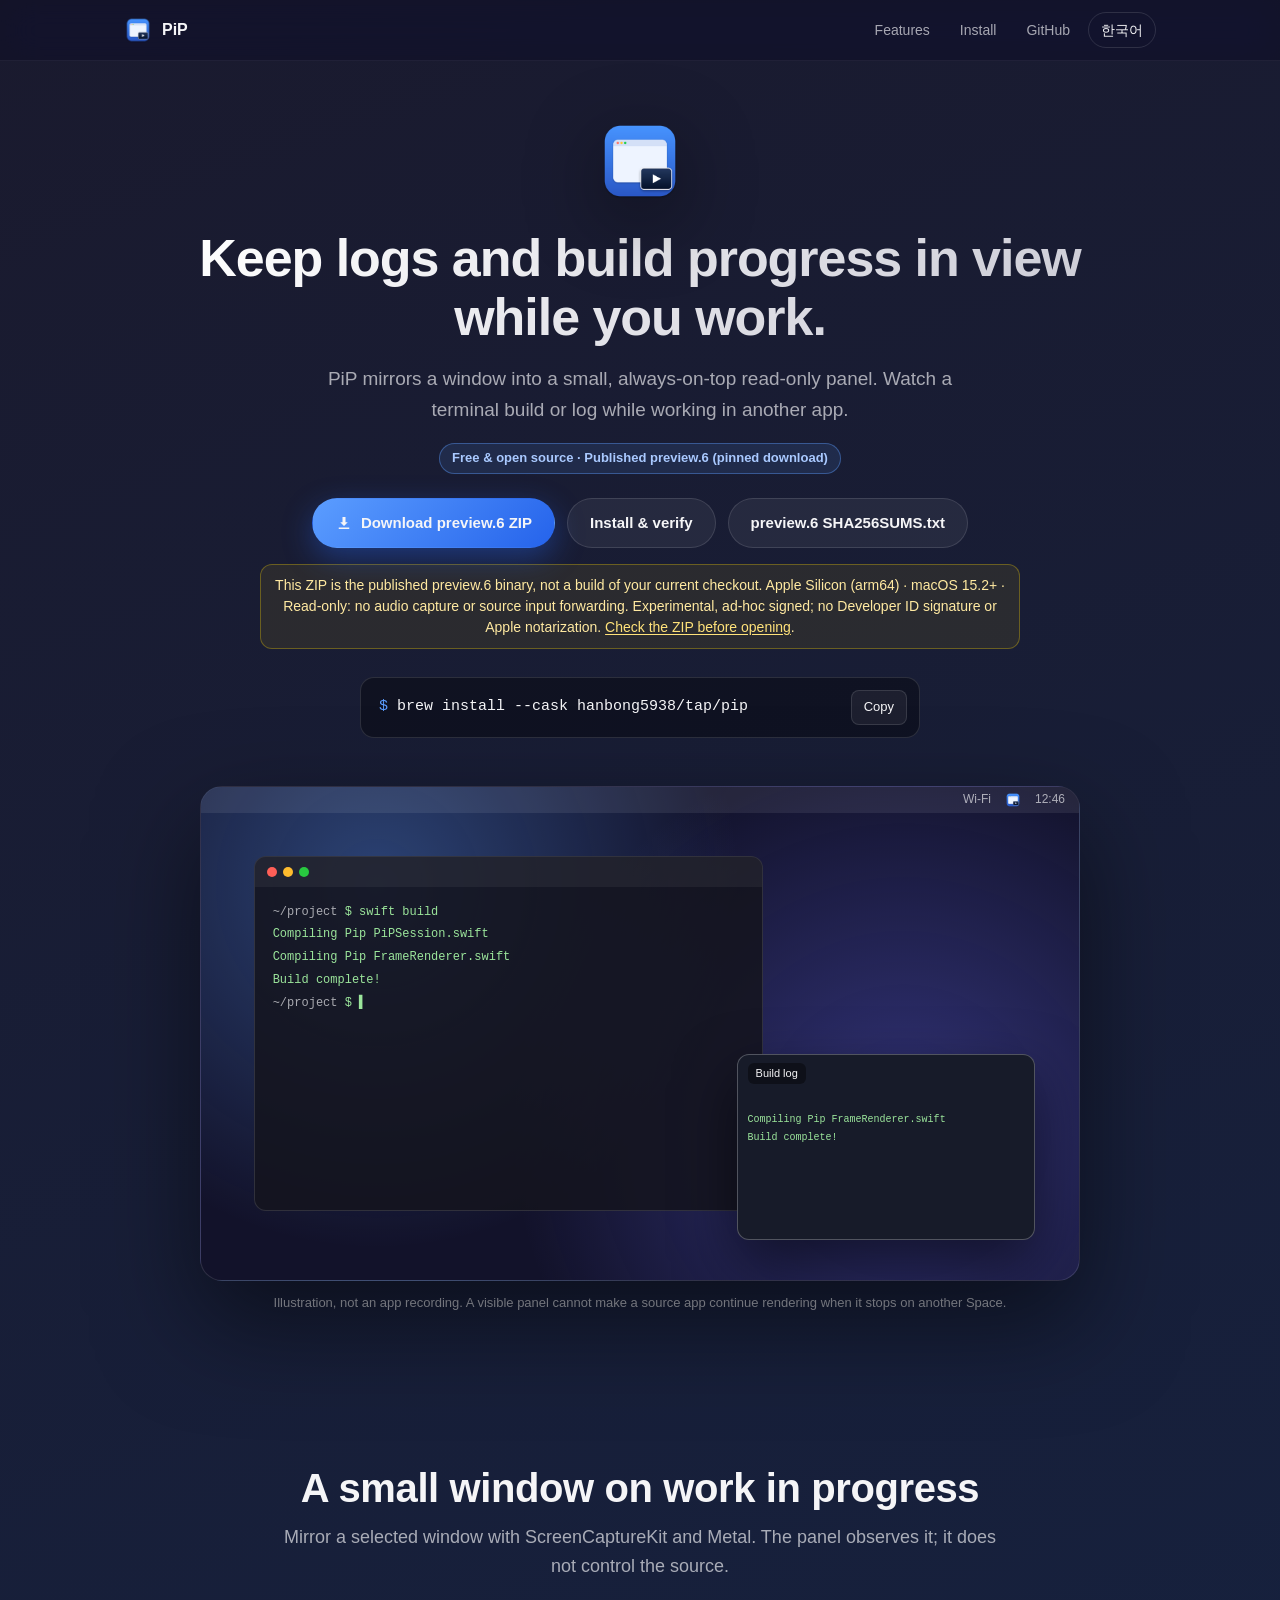
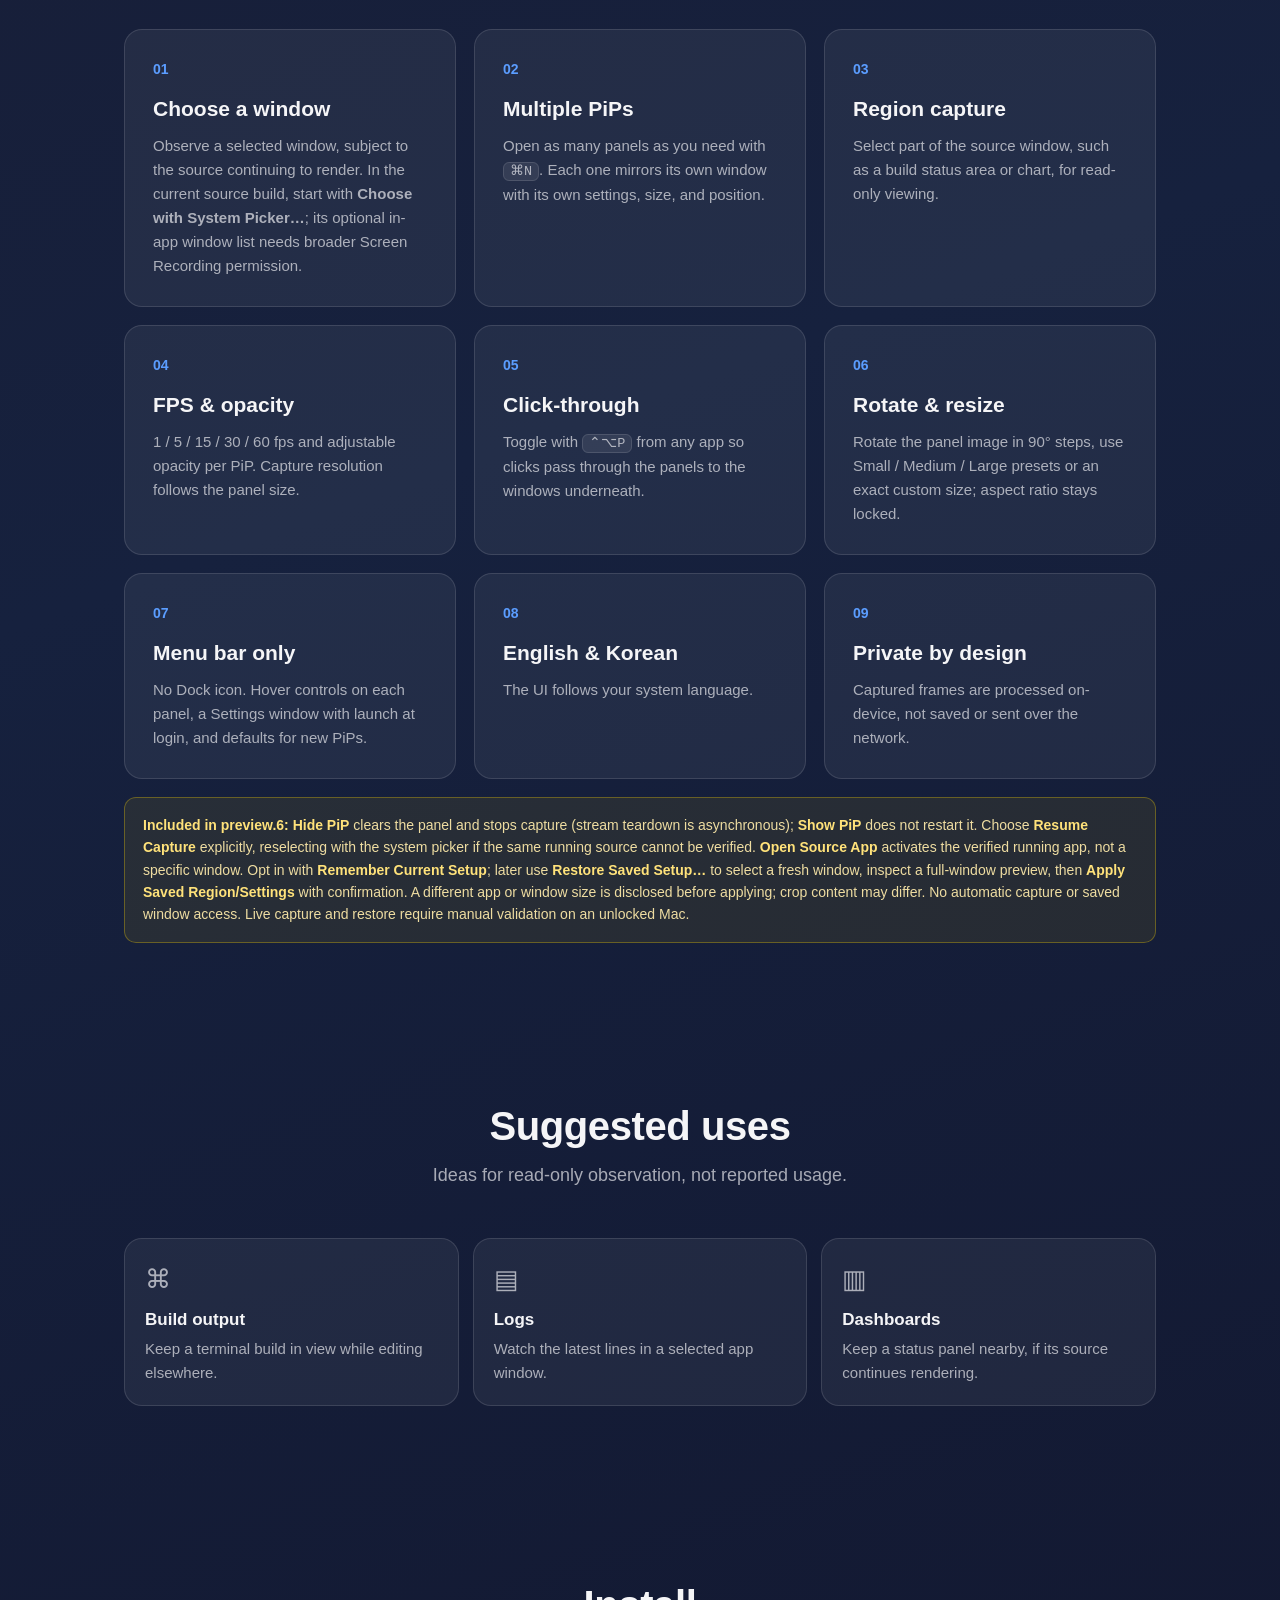
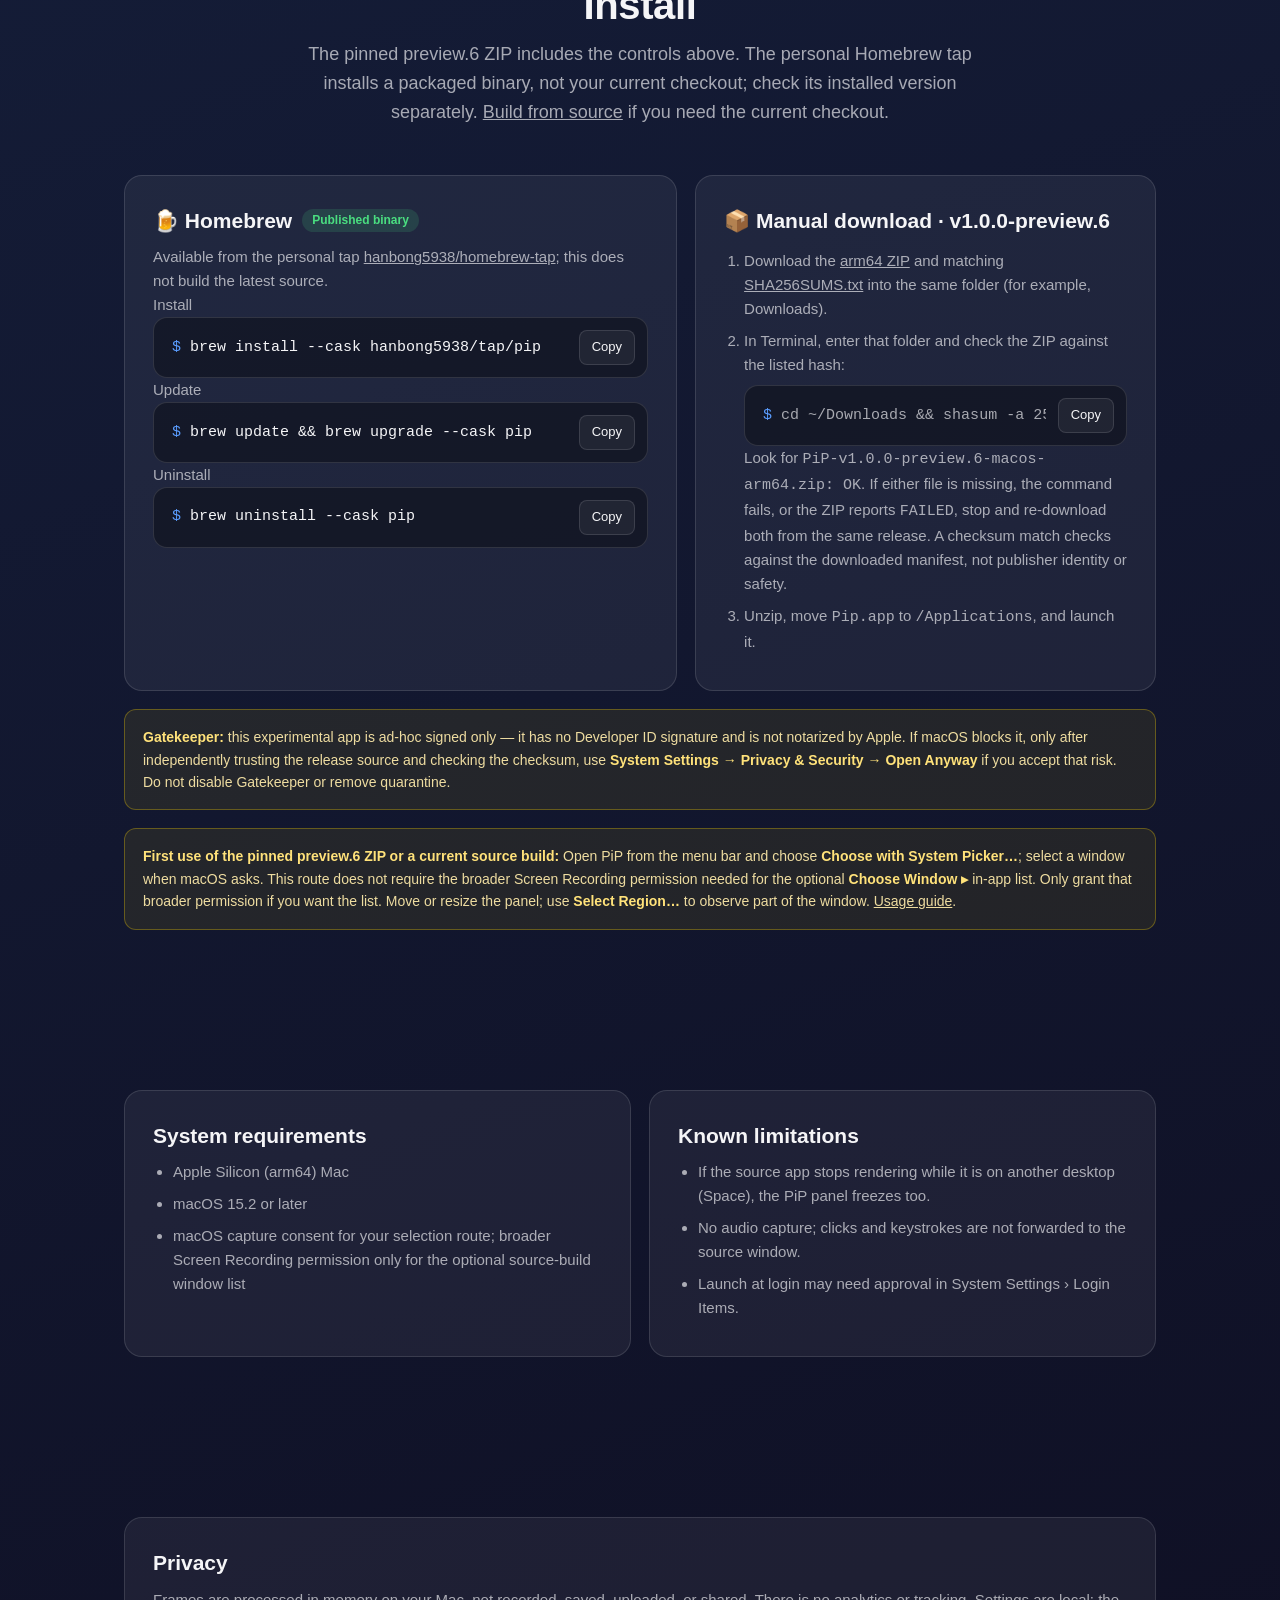
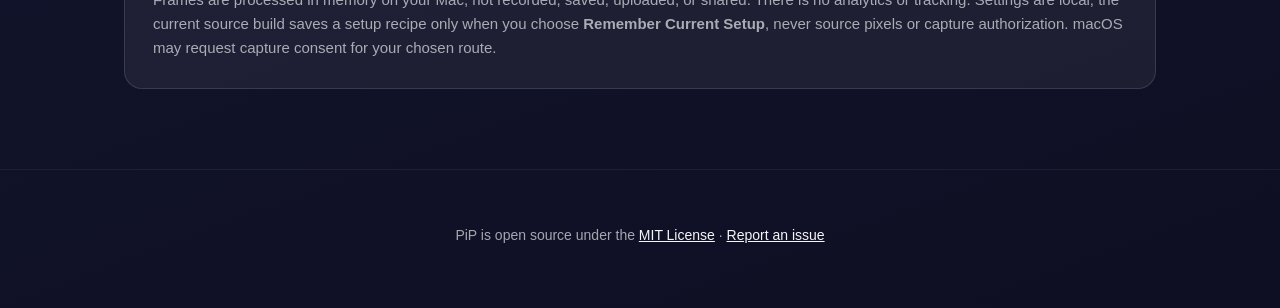
<file: docs/index.html>
<!DOCTYPE html>
<html lang="en">
<head>
    <meta charset="utf-8">
    <meta name="viewport" content="width=device-width, initial-scale=1.0">
    <title>PiP — Keep logs and build progress in view while you work</title>
    <meta name="description" content="Keep logs and build progress in view while you work. PiP is a read-only macOS window mirror for Apple Silicon (arm64), macOS 15.2+. Experimental ad-hoc signed preview.">
    <link rel="canonical" href="https://hanbong5938.github.io/pip/">
    <link rel="alternate" hreflang="en" href="https://hanbong5938.github.io/pip/">
    <link rel="alternate" hreflang="ko" href="https://hanbong5938.github.io/pip/ko/">
    <meta property="og:type" content="website">
    <meta property="og:title" content="PiP — Keep logs and build progress in view while you work">
    <meta property="og:description" content="Read-only window mirroring for logs and builds. Apple Silicon, macOS 15.2+. Experimental ad-hoc signed preview.">
    <meta property="og:url" content="https://hanbong5938.github.io/pip/">
    <meta property="og:image" content="https://hanbong5938.github.io/pip/assets/icon.png">
    <meta name="twitter:card" content="summary">
    <link rel="icon" type="image/png" href="assets/favicon.png">
    <link rel="apple-touch-icon" href="assets/icon.png">
    <link rel="stylesheet" href="assets/style.css">
</head>
<body>
    <header class="site-header">
        <div class="container">
            <a class="brand" href="./"><img src="assets/favicon.png" alt="">PiP</a>
            <nav class="nav">
                <a href="#features">Features</a>
                <a href="#install">Install</a>
                <a href="https://github.com/hanbong5938/pip">GitHub</a>
                <a class="lang" href="ko/" hreflang="ko" lang="ko">한국어</a>
            </nav>
        </div>
    </header>

    <main>
        <section class="hero">
            <div class="container">
                <img class="hero-icon" src="assets/icon.png" alt="PiP app icon">
                <h1>Keep logs and build progress in view while you work.</h1>
                <p class="tagline">PiP mirrors a window into a small, always-on-top read-only panel. Watch a terminal build or log while working in another app.</p>
                <span class="badge">Free &amp; open source · Published preview.6 (pinned download)</span>

                <div class="actions">
                    <a class="btn primary" href="https://github.com/hanbong5938/pip/releases/download/v1.0.0-preview.6/PiP-v1.0.0-preview.6-macos-arm64.zip">
                        <svg viewBox="0 0 24 24" aria-hidden="true"><path d="M12 16l-5-5h3V4h4v7h3l-5 5zm-7 2h14v2H5v-2z"/></svg>
                        Download preview.6 ZIP
                    </a>
                    <a class="btn" href="#install">Install &amp; verify</a>
                    <a class="btn" href="https://github.com/hanbong5938/pip/releases/download/v1.0.0-preview.6/SHA256SUMS.txt">preview.6 SHA256SUMS.txt</a>
                </div>
                <p class="hero-warning">This ZIP is the published preview.6 binary, not a build of your current checkout. Apple Silicon (arm64) · macOS 15.2+ · Read-only: no audio capture or source input forwarding. Experimental, ad-hoc signed; no Developer ID signature or Apple notarization. <a href="#install">Check the ZIP before opening</a>.</p>

                <div class="cmd" aria-label="Homebrew install command">
                    <code>brew install --cask hanbong5938/tap/pip</code>
                    <button class="copy" type="button" data-done="Copied!">Copy</button>
                </div>

                <figure class="mock-figure">
                    <div class="mock" aria-hidden="true">
                        <div class="mock-menubar"><span>Wi-Fi</span><img src="assets/favicon.png" alt=""><span>12:46</span></div>
                        <div class="mock-window">
                            <div class="mock-titlebar"><span></span><span></span><span></span></div>
                            <div class="mock-lines">
                                <div><span class="dim">~/project</span> $ swift build</div>
                                <div>Compiling Pip PiPSession.swift</div>
                                <div>Compiling Pip FrameRenderer.swift</div>
                                <div>Build complete!</div>
                                <div><span class="dim">~/project</span> $ ▍</div>
                            </div>
                        </div>
                        <div class="mock-pip"><span class="mock-pip-label">Build log</span><span class="mock-pip-content">Compiling Pip FrameRenderer.swift<br>Build complete!</span></div>
                    </div>
                    <figcaption>Illustration, not an app recording. A visible panel cannot make a source app continue rendering when it stops on another Space.</figcaption>
                </figure>
            </div>
        </section>

        <section id="features">
            <div class="container">
                <div class="section-head">
                    <h2>A small window on work in progress</h2>
                    <p>Mirror a selected window with ScreenCaptureKit and Metal. The panel observes it; it does not control the source.</p>
                </div>
                <div class="grid">
                    <div class="card"><span class="num">01</span><h3>Choose a window</h3><p>Observe a selected window, subject to the source continuing to render. In the current source build, start with <strong>Choose with System Picker…</strong>; its optional in-app window list needs broader Screen Recording permission.</p></div>
                    <div class="card"><span class="num">02</span><h3>Multiple PiPs</h3><p>Open as many panels as you need with <kbd>⌘N</kbd>. Each one mirrors its own window with its own settings, size, and position.</p></div>
                    <div class="card"><span class="num">03</span><h3>Region capture</h3><p>Select part of the source window, such as a build status area or chart, for read-only viewing.</p></div>
                    <div class="card"><span class="num">04</span><h3>FPS &amp; opacity</h3><p>1 / 5 / 15 / 30 / 60 fps and adjustable opacity per PiP. Capture resolution follows the panel size.</p></div>
                    <div class="card"><span class="num">05</span><h3>Click-through</h3><p>Toggle with <kbd>⌃⌥P</kbd> from any app so clicks pass through the panels to the windows underneath.</p></div>
                    <div class="card"><span class="num">06</span><h3>Rotate &amp; resize</h3><p>Rotate the panel image in 90° steps, use Small / Medium / Large presets or an exact custom size; aspect ratio stays locked.</p></div>
                    <div class="card"><span class="num">07</span><h3>Menu bar only</h3><p>No Dock icon. Hover controls on each panel, a Settings window with launch at login, and defaults for new PiPs.</p></div>
                    <div class="card"><span class="num">08</span><h3>English &amp; Korean</h3><p>The UI follows your system language.</p></div>
                    <div class="card"><span class="num">09</span><h3>Private by design</h3><p>Captured frames are processed on-device, not saved or sent over the network.</p></div>
                </div>
                <div class="note">
                    <strong>Included in preview.6:</strong> <strong>Hide PiP</strong> clears the panel and stops capture (stream teardown is asynchronous); <strong>Show PiP</strong> does not restart it. Choose <strong>Resume Capture</strong> explicitly, reselecting with the system picker if the same running source cannot be verified. <strong>Open Source App</strong> activates the verified running app, not a specific window. Opt in with <strong>Remember Current Setup</strong>; later use <strong>Restore Saved Setup…</strong> to select a fresh window, inspect a full-window preview, then <strong>Apply Saved Region/Settings</strong> with confirmation. A different app or window size is disclosed before applying; crop content may differ. No automatic capture or saved window access. Live capture and restore require manual validation on an unlocked Mac.
                </div>
            </div>
        </section>

        <section id="uses">
            <div class="container">
                <div class="section-head">
                    <h2>Suggested uses</h2>
                    <p>Ideas for read-only observation, not reported usage.</p>
                </div>
                <ul class="uses">
                    <li><span class="emoji">⌘</span><strong>Build output</strong>Keep a terminal build in view while editing elsewhere.</li>
                    <li><span class="emoji">▤</span><strong>Logs</strong>Watch the latest lines in a selected app window.</li>
                    <li><span class="emoji">▥</span><strong>Dashboards</strong>Keep a status panel nearby, if its source continues rendering.</li>
                </ul>
            </div>
        </section>

        <section id="install">
            <div class="container">
                <div class="section-head">
                    <h2>Install</h2>
                    <p>The pinned preview.6 ZIP includes the controls above. The personal Homebrew tap installs a packaged binary, not your current checkout; check its installed version separately. <a href="https://github.com/hanbong5938/pip/blob/main/README.md#building-from-source">Build from source</a> if you need the current checkout.</p>
                </div>
                <div class="install">
                    <div class="card">
                        <h3>🍺 Homebrew <span class="tag">Published binary</span></h3>
                        <p>Available from the personal tap <a href="https://github.com/hanbong5938/homebrew-tap">hanbong5938/homebrew-tap</a>; this does not build the latest source.</p>

                        <p class="step">Install</p>
                        <div class="cmd">
                            <code>brew install --cask hanbong5938/tap/pip</code>
                            <button class="copy" type="button" data-done="Copied!">Copy</button>
                        </div>

                        <p class="step">Update</p>
                        <div class="cmd">
                            <code>brew update &amp;&amp; brew upgrade --cask pip</code>
                            <button class="copy" type="button" data-done="Copied!">Copy</button>
                        </div>

                        <p class="step">Uninstall</p>
                        <div class="cmd">
                            <code>brew uninstall --cask pip</code>
                            <button class="copy" type="button" data-done="Copied!">Copy</button>
                        </div>
                    </div>

                    <div class="card">
                        <h3>📦 Manual download · v1.0.0-preview.6</h3>
                        <ol>
                            <li>Download the <a href="https://github.com/hanbong5938/pip/releases/download/v1.0.0-preview.6/PiP-v1.0.0-preview.6-macos-arm64.zip">arm64 ZIP</a> and matching <a href="https://github.com/hanbong5938/pip/releases/download/v1.0.0-preview.6/SHA256SUMS.txt">SHA256SUMS.txt</a> into the same folder (for example, Downloads).</li>
                            <li>In Terminal, enter that folder and check the ZIP against the listed hash:
                                <div class="cmd" style="margin-top:8px">
                                    <code>cd ~/Downloads &amp;&amp; shasum -a 256 -c SHA256SUMS.txt</code>
                                    <button class="copy" type="button" data-done="Copied!">Copy</button>
                                </div>
                                Look for <code>PiP-v1.0.0-preview.6-macos-arm64.zip: OK</code>. If either file is missing, the command fails, or the ZIP reports <code>FAILED</code>, stop and re-download both from the same release. A checksum match checks against the downloaded manifest, not publisher identity or safety.
                            </li>
                            <li>Unzip, move <code>Pip.app</code> to <code>/Applications</code>, and launch it.</li>
                        </ol>
                    </div>
                </div>

                <div class="note">
                    <strong>Gatekeeper:</strong> this experimental app is ad-hoc signed only — it has no Developer ID signature and is not notarized by Apple. If macOS blocks it, only after independently trusting the release source and checking the checksum, use <strong>System Settings → Privacy &amp; Security → Open Anyway</strong> if you accept that risk. Do not disable Gatekeeper or remove quarantine.
                </div>
                <div class="note">
                    <strong>First use of the pinned preview.6 ZIP or a current source build:</strong> Open PiP from the menu bar and choose <strong>Choose with System Picker…</strong>; select a window when macOS asks. This route does not require the broader Screen Recording permission needed for the optional <strong>Choose Window ▸</strong> in-app list. Only grant that broader permission if you want the list. Move or resize the panel; use <strong>Select Region…</strong> to observe part of the window. <a href="https://github.com/hanbong5938/pip/blob/main/README.md#usage">Usage guide</a>.
                </div>
            </div>
        </section>

        <section id="requirements">
            <div class="container">
                <div class="facts">
                    <div class="card">
                        <h3>System requirements</h3>
                        <ul>
                            <li>Apple Silicon (arm64) Mac</li>
                            <li>macOS 15.2 or later</li>
                            <li>macOS capture consent for your selection route; broader Screen Recording permission only for the optional source-build window list</li>
                        </ul>
                    </div>
                    <div class="card">
                        <h3>Known limitations</h3>
                        <ul>
                            <li>If the source app stops rendering while it is on another desktop (Space), the PiP panel freezes too.</li>
                            <li>No audio capture; clicks and keystrokes are not forwarded to the source window.</li>
                            <li>Launch at login may need approval in System Settings › Login Items.</li>
                        </ul>
                    </div>
                </div>
            </div>
        </section>

        <section id="privacy" class="privacy">
            <div class="container">
                <div class="card">
                    <h3>Privacy</h3>
                    <p>Frames are processed in memory on your Mac, not recorded, saved, uploaded, or shared. There is no analytics or tracking. Settings are local; the current source build saves a setup recipe only when you choose <strong>Remember Current Setup</strong>, never source pixels or capture authorization. macOS may request capture consent for your chosen route.</p>
                </div>
            </div>
        </section>
    </main>

    <footer>
        <div class="container">
            <p>PiP is open source under the <a href="https://github.com/hanbong5938/pip/blob/main/LICENSE">MIT License</a> · <a href="https://github.com/hanbong5938/pip/issues">Report an issue</a></p>
        </div>
    </footer>

    <script src="assets/site.js"></script>
</body>
</html>
</file>
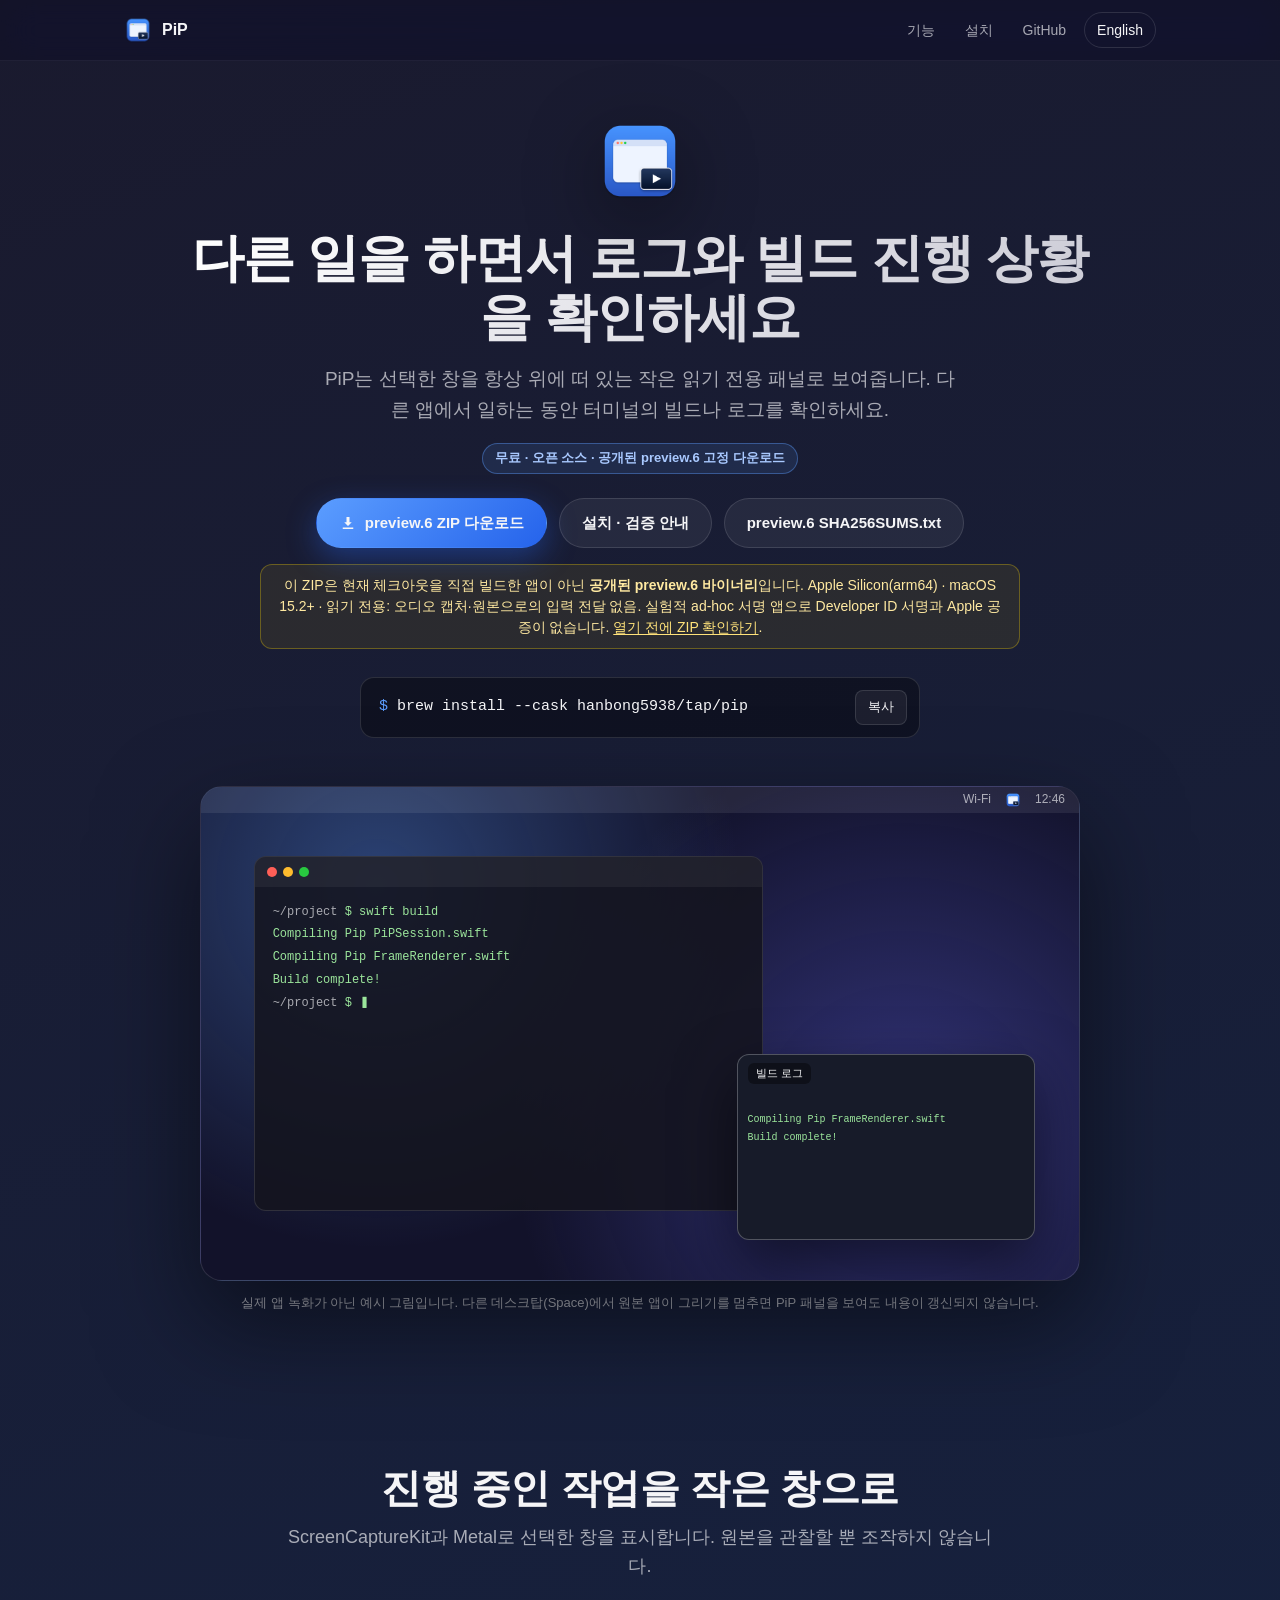
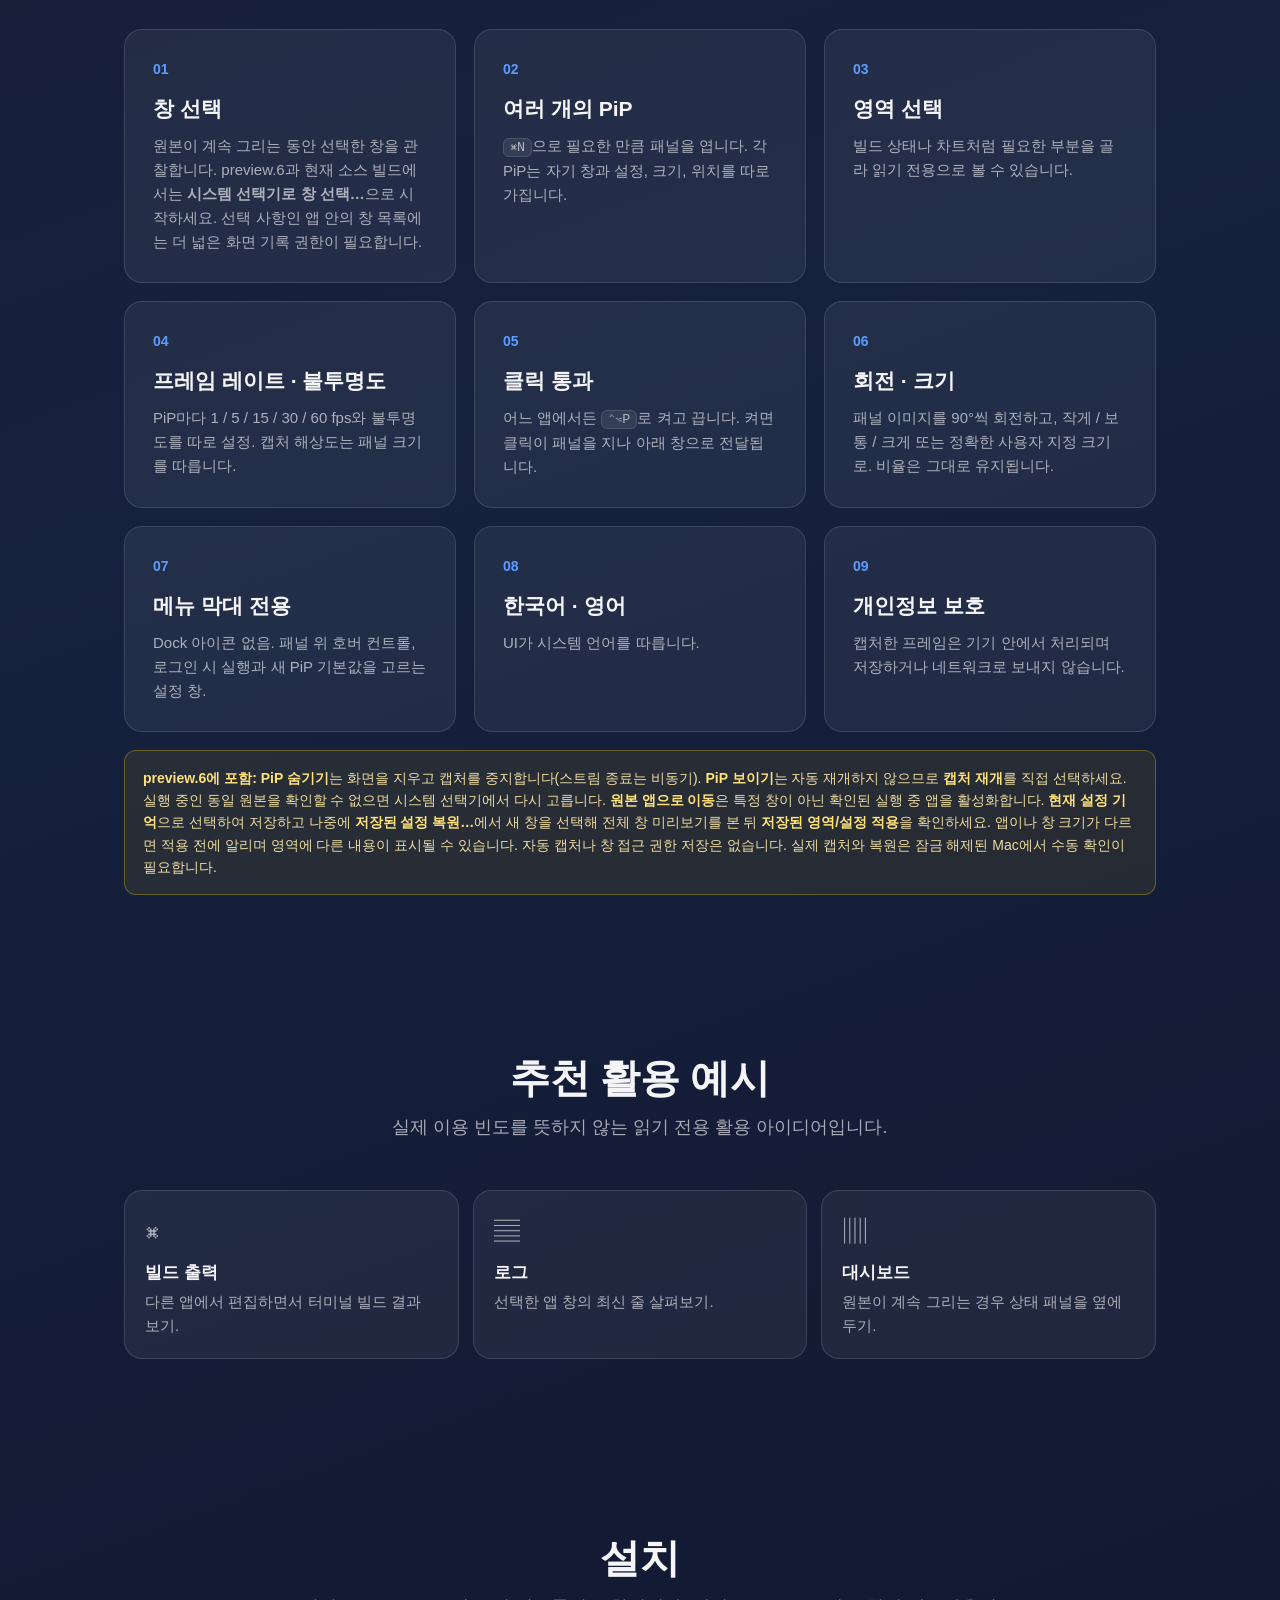
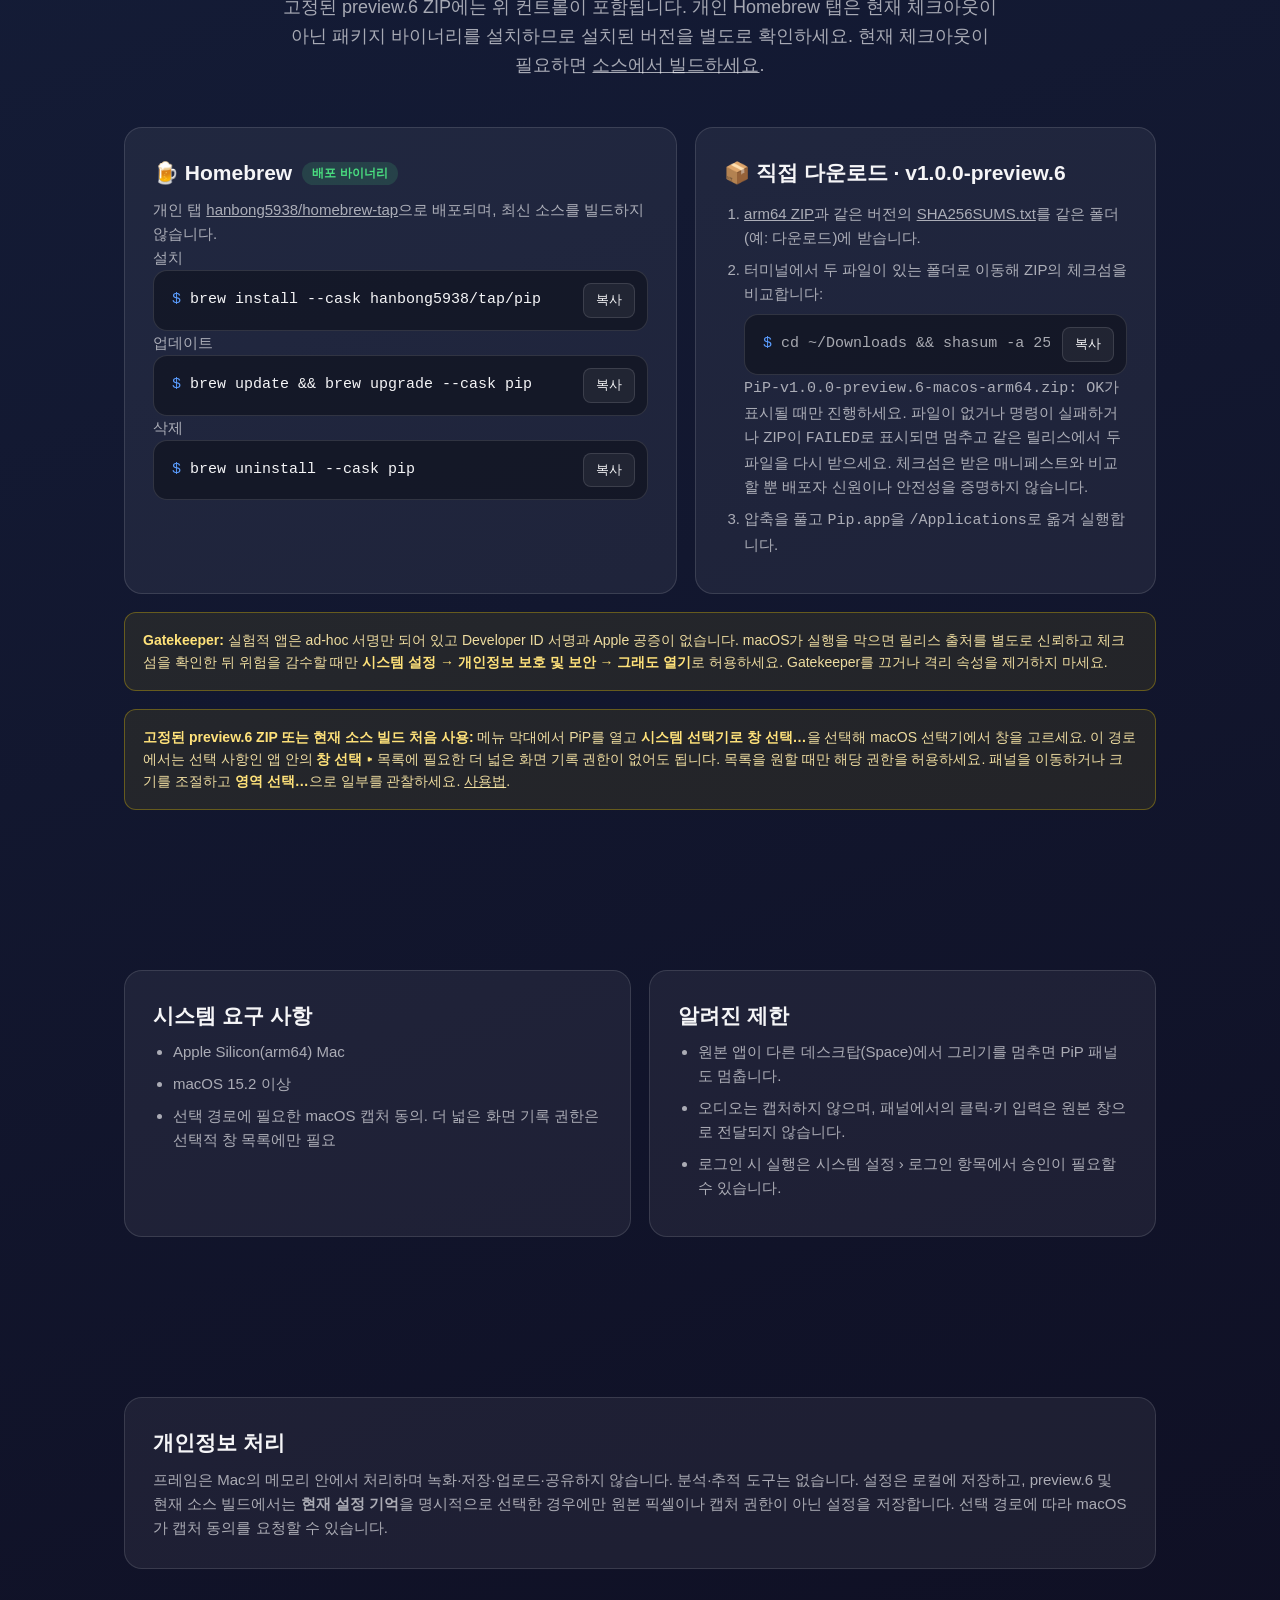
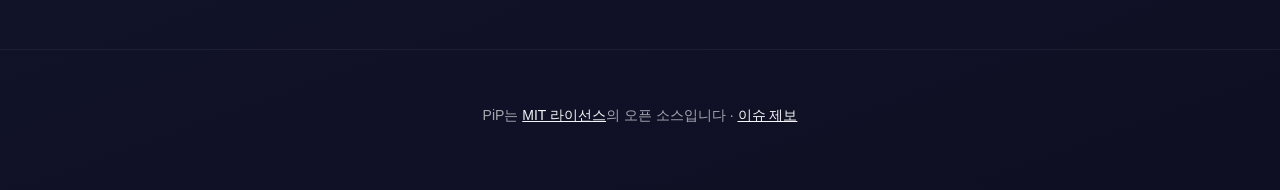
<file: docs/ko/index.html>
<!DOCTYPE html>
<html lang="ko">
<head>
    <meta charset="utf-8">
    <meta name="viewport" content="width=device-width, initial-scale=1.0">
    <title>PiP — 다른 일을 하면서 로그와 빌드 진행 상황을 확인하세요</title>
    <meta name="description" content="다른 일을 하면서 로그와 빌드 진행 상황을 확인하세요. Apple Silicon(arm64), macOS 15.2+용 읽기 전용 창 미러링 앱. 실험적 ad-hoc 서명 프리뷰.">
    <link rel="canonical" href="https://hanbong5938.github.io/pip/ko/">
    <link rel="alternate" hreflang="en" href="https://hanbong5938.github.io/pip/">
    <link rel="alternate" hreflang="ko" href="https://hanbong5938.github.io/pip/ko/">
    <meta property="og:type" content="website">
    <meta property="og:locale" content="ko_KR">
    <meta property="og:title" content="PiP — 다른 일을 하면서 로그와 빌드 진행 상황을 확인하세요">
    <meta property="og:description" content="로그와 빌드를 읽기 전용으로 관찰하는 창 미러링 앱. Apple Silicon, macOS 15.2+. 실험적 ad-hoc 서명 프리뷰.">
    <meta property="og:url" content="https://hanbong5938.github.io/pip/ko/">
    <meta property="og:image" content="https://hanbong5938.github.io/pip/assets/icon.png">
    <meta name="twitter:card" content="summary">
    <link rel="icon" type="image/png" href="../assets/favicon.png">
    <link rel="apple-touch-icon" href="../assets/icon.png">
    <link rel="stylesheet" href="../assets/style.css">
</head>
<body>
    <header class="site-header">
        <div class="container">
            <a class="brand" href="./"><img src="../assets/favicon.png" alt="">PiP</a>
            <nav class="nav">
                <a href="#features">기능</a>
                <a href="#install">설치</a>
                <a href="https://github.com/hanbong5938/pip">GitHub</a>
                <a class="lang" href="../" hreflang="en" lang="en">English</a>
            </nav>
        </div>
    </header>

    <main>
        <section class="hero">
            <div class="container">
                <img class="hero-icon" src="../assets/icon.png" alt="PiP 앱 아이콘">
                <h1>다른 일을 하면서 로그와 빌드 진행 상황을 확인하세요</h1>
                <p class="tagline">PiP는 선택한 창을 항상 위에 떠 있는 작은 읽기 전용 패널로 보여줍니다. 다른 앱에서 일하는 동안 터미널의 빌드나 로그를 확인하세요.</p>
                <span class="badge">무료 · 오픈 소스 · 공개된 preview.6 고정 다운로드</span>

                <div class="actions">
                    <a class="btn primary" href="https://github.com/hanbong5938/pip/releases/download/v1.0.0-preview.6/PiP-v1.0.0-preview.6-macos-arm64.zip">
                        <svg viewBox="0 0 24 24" aria-hidden="true"><path d="M12 16l-5-5h3V4h4v7h3l-5 5zm-7 2h14v2H5v-2z"/></svg>
                        preview.6 ZIP 다운로드
                    </a>
                    <a class="btn" href="#install">설치 · 검증 안내</a>
                    <a class="btn" href="https://github.com/hanbong5938/pip/releases/download/v1.0.0-preview.6/SHA256SUMS.txt">preview.6 SHA256SUMS.txt</a>
                </div>
                <p class="hero-warning">이 ZIP은 현재 체크아웃을 직접 빌드한 앱이 아닌 <strong>공개된 preview.6 바이너리</strong>입니다. Apple Silicon(arm64) · macOS 15.2+ · 읽기 전용: 오디오 캡처·원본으로의 입력 전달 없음. 실험적 ad-hoc 서명 앱으로 Developer ID 서명과 Apple 공증이 없습니다. <a href="#install">열기 전에 ZIP 확인하기</a>.</p>

                <div class="cmd" aria-label="Homebrew 설치 명령">
                    <code>brew install --cask hanbong5938/tap/pip</code>
                    <button class="copy" type="button" data-done="복사됨!">복사</button>
                </div>

                <figure class="mock-figure">
                    <div class="mock" aria-hidden="true">
                        <div class="mock-menubar"><span>Wi-Fi</span><img src="../assets/favicon.png" alt=""><span>12:46</span></div>
                        <div class="mock-window">
                            <div class="mock-titlebar"><span></span><span></span><span></span></div>
                            <div class="mock-lines">
                                <div><span class="dim">~/project</span> $ swift build</div>
                                <div>Compiling Pip PiPSession.swift</div>
                                <div>Compiling Pip FrameRenderer.swift</div>
                                <div>Build complete!</div>
                                <div><span class="dim">~/project</span> $ ▍</div>
                            </div>
                        </div>
                        <div class="mock-pip"><span class="mock-pip-label">빌드 로그</span><span class="mock-pip-content">Compiling Pip FrameRenderer.swift<br>Build complete!</span></div>
                    </div>
                    <figcaption>실제 앱 녹화가 아닌 예시 그림입니다. 다른 데스크탑(Space)에서 원본 앱이 그리기를 멈추면 PiP 패널을 보여도 내용이 갱신되지 않습니다.</figcaption>
                </figure>
            </div>
        </section>

        <section id="features">
            <div class="container">
                <div class="section-head">
                    <h2>진행 중인 작업을 작은 창으로</h2>
                    <p>ScreenCaptureKit과 Metal로 선택한 창을 표시합니다. 원본을 관찰할 뿐 조작하지 않습니다.</p>
                </div>
                <div class="grid">
                    <div class="card"><span class="num">01</span><h3>창 선택</h3><p>원본이 계속 그리는 동안 선택한 창을 관찰합니다. preview.6과 현재 소스 빌드에서는 <strong>시스템 선택기로 창 선택…</strong>으로 시작하세요. 선택 사항인 앱 안의 창 목록에는 더 넓은 화면 기록 권한이 필요합니다.</p></div>
                    <div class="card"><span class="num">02</span><h3>여러 개의 PiP</h3><p><kbd>⌘N</kbd>으로 필요한 만큼 패널을 엽니다. 각 PiP는 자기 창과 설정, 크기, 위치를 따로 가집니다.</p></div>
                    <div class="card"><span class="num">03</span><h3>영역 선택</h3><p>빌드 상태나 차트처럼 필요한 부분을 골라 읽기 전용으로 볼 수 있습니다.</p></div>
                    <div class="card"><span class="num">04</span><h3>프레임 레이트 · 불투명도</h3><p>PiP마다 1 / 5 / 15 / 30 / 60 fps와 불투명도를 따로 설정. 캡처 해상도는 패널 크기를 따릅니다.</p></div>
                    <div class="card"><span class="num">05</span><h3>클릭 통과</h3><p>어느 앱에서든 <kbd>⌃⌥P</kbd>로 켜고 끕니다. 켜면 클릭이 패널을 지나 아래 창으로 전달됩니다.</p></div>
                    <div class="card"><span class="num">06</span><h3>회전 · 크기</h3><p>패널 이미지를 90°씩 회전하고, 작게 / 보통 / 크게 또는 정확한 사용자 지정 크기로. 비율은 그대로 유지됩니다.</p></div>
                    <div class="card"><span class="num">07</span><h3>메뉴 막대 전용</h3><p>Dock 아이콘 없음. 패널 위 호버 컨트롤, 로그인 시 실행과 새 PiP 기본값을 고르는 설정 창.</p></div>
                    <div class="card"><span class="num">08</span><h3>한국어 · 영어</h3><p>UI가 시스템 언어를 따릅니다.</p></div>
                    <div class="card"><span class="num">09</span><h3>개인정보 보호</h3><p>캡처한 프레임은 기기 안에서 처리되며 저장하거나 네트워크로 보내지 않습니다.</p></div>
                </div>
                <div class="note">
                    <strong>preview.6에 포함:</strong> <strong>PiP 숨기기</strong>는 화면을 지우고 캡처를 중지합니다(스트림 종료는 비동기). <strong>PiP 보이기</strong>는 자동 재개하지 않으므로 <strong>캡처 재개</strong>를 직접 선택하세요. 실행 중인 동일 원본을 확인할 수 없으면 시스템 선택기에서 다시 고릅니다. <strong>원본 앱으로 이동</strong>은 특정 창이 아닌 확인된 실행 중 앱을 활성화합니다. <strong>현재 설정 기억</strong>으로 선택하여 저장하고 나중에 <strong>저장된 설정 복원…</strong>에서 새 창을 선택해 전체 창 미리보기를 본 뒤 <strong>저장된 영역/설정 적용</strong>을 확인하세요. 앱이나 창 크기가 다르면 적용 전에 알리며 영역에 다른 내용이 표시될 수 있습니다. 자동 캡처나 창 접근 권한 저장은 없습니다. 실제 캡처와 복원은 잠금 해제된 Mac에서 수동 확인이 필요합니다.
                </div>
            </div>
        </section>

        <section id="uses">
            <div class="container">
                <div class="section-head">
                    <h2>추천 활용 예시</h2>
                    <p>실제 이용 빈도를 뜻하지 않는 읽기 전용 활용 아이디어입니다.</p>
                </div>
                <ul class="uses">
                    <li><span class="emoji">⌘</span><strong>빌드 출력</strong>다른 앱에서 편집하면서 터미널 빌드 결과 보기.</li>
                    <li><span class="emoji">▤</span><strong>로그</strong>선택한 앱 창의 최신 줄 살펴보기.</li>
                    <li><span class="emoji">▥</span><strong>대시보드</strong>원본이 계속 그리는 경우 상태 패널을 옆에 두기.</li>
                </ul>
            </div>
        </section>

        <section id="install">
            <div class="container">
                <div class="section-head">
                    <h2>설치</h2>
                    <p>고정된 preview.6 ZIP에는 위 컨트롤이 포함됩니다. 개인 Homebrew 탭은 현재 체크아웃이 아닌 패키지 바이너리를 설치하므로 설치된 버전을 별도로 확인하세요. 현재 체크아웃이 필요하면 <a href="https://github.com/hanbong5938/pip/blob/main/README.ko.md#소스에서-빌드">소스에서 빌드하세요</a>.</p>
                </div>
                <div class="install">
                    <div class="card">
                        <h3>🍺 Homebrew <span class="tag">배포 바이너리</span></h3>
                        <p>개인 탭 <a href="https://github.com/hanbong5938/homebrew-tap">hanbong5938/homebrew-tap</a>으로 배포되며, 최신 소스를 빌드하지 않습니다.</p>

                        <p class="step">설치</p>
                        <div class="cmd">
                            <code>brew install --cask hanbong5938/tap/pip</code>
                            <button class="copy" type="button" data-done="복사됨!">복사</button>
                        </div>

                        <p class="step">업데이트</p>
                        <div class="cmd">
                            <code>brew update &amp;&amp; brew upgrade --cask pip</code>
                            <button class="copy" type="button" data-done="복사됨!">복사</button>
                        </div>

                        <p class="step">삭제</p>
                        <div class="cmd">
                            <code>brew uninstall --cask pip</code>
                            <button class="copy" type="button" data-done="복사됨!">복사</button>
                        </div>
                    </div>

                    <div class="card">
                        <h3>📦 직접 다운로드 · v1.0.0-preview.6</h3>
                        <ol>
                            <li><a href="https://github.com/hanbong5938/pip/releases/download/v1.0.0-preview.6/PiP-v1.0.0-preview.6-macos-arm64.zip">arm64 ZIP</a>과 같은 버전의 <a href="https://github.com/hanbong5938/pip/releases/download/v1.0.0-preview.6/SHA256SUMS.txt">SHA256SUMS.txt</a>를 같은 폴더(예: 다운로드)에 받습니다.</li>
                            <li>터미널에서 두 파일이 있는 폴더로 이동해 ZIP의 체크섬을 비교합니다:
                                <div class="cmd" style="margin-top:8px">
                                    <code>cd ~/Downloads &amp;&amp; shasum -a 256 -c SHA256SUMS.txt</code>
                                    <button class="copy" type="button" data-done="복사됨!">복사</button>
                                </div>
                                <code>PiP-v1.0.0-preview.6-macos-arm64.zip: OK</code>가 표시될 때만 진행하세요. 파일이 없거나 명령이 실패하거나 ZIP이 <code>FAILED</code>로 표시되면 멈추고 같은 릴리스에서 두 파일을 다시 받으세요. 체크섬은 받은 매니페스트와 비교할 뿐 배포자 신원이나 안전성을 증명하지 않습니다.
                            </li>
                            <li>압축을 풀고 <code>Pip.app</code>을 <code>/Applications</code>로 옮겨 실행합니다.</li>
                        </ol>
                    </div>
                </div>

                <div class="note">
                    <strong>Gatekeeper:</strong> 실험적 앱은 ad-hoc 서명만 되어 있고 Developer ID 서명과 Apple 공증이 없습니다. macOS가 실행을 막으면 릴리스 출처를 별도로 신뢰하고 체크섬을 확인한 뒤 위험을 감수할 때만 <strong>시스템 설정 → 개인정보 보호 및 보안 → 그래도 열기</strong>로 허용하세요. Gatekeeper를 끄거나 격리 속성을 제거하지 마세요.
                </div>
                <div class="note">
                    <strong>고정된 preview.6 ZIP 또는 현재 소스 빌드 처음 사용:</strong> 메뉴 막대에서 PiP를 열고 <strong>시스템 선택기로 창 선택…</strong>을 선택해 macOS 선택기에서 창을 고르세요. 이 경로에서는 선택 사항인 앱 안의 <strong>창 선택 ▸</strong> 목록에 필요한 더 넓은 화면 기록 권한이 없어도 됩니다. 목록을 원할 때만 해당 권한을 허용하세요. 패널을 이동하거나 크기를 조절하고 <strong>영역 선택…</strong>으로 일부를 관찰하세요. <a href="https://github.com/hanbong5938/pip/blob/main/README.ko.md#사용법">사용법</a>.
                </div>
            </div>
        </section>

        <section id="requirements">
            <div class="container">
                <div class="facts">
                    <div class="card">
                        <h3>시스템 요구 사항</h3>
                        <ul>
                            <li>Apple Silicon(arm64) Mac</li>
                            <li>macOS 15.2 이상</li>
                            <li>선택 경로에 필요한 macOS 캡처 동의. 더 넓은 화면 기록 권한은 선택적 창 목록에만 필요</li>
                        </ul>
                    </div>
                    <div class="card">
                        <h3>알려진 제한</h3>
                        <ul>
                            <li>원본 앱이 다른 데스크탑(Space)에서 그리기를 멈추면 PiP 패널도 멈춥니다.</li>
                            <li>오디오는 캡처하지 않으며, 패널에서의 클릭·키 입력은 원본 창으로 전달되지 않습니다.</li>
                            <li>로그인 시 실행은 시스템 설정 › 로그인 항목에서 승인이 필요할 수 있습니다.</li>
                        </ul>
                    </div>
                </div>
            </div>
        </section>

        <section id="privacy" class="privacy">
            <div class="container">
                <div class="card">
                    <h3>개인정보 처리</h3>
                    <p>프레임은 Mac의 메모리 안에서 처리하며 녹화·저장·업로드·공유하지 않습니다. 분석·추적 도구는 없습니다. 설정은 로컬에 저장하고, preview.6 및 현재 소스 빌드에서는 <strong>현재 설정 기억</strong>을 명시적으로 선택한 경우에만 원본 픽셀이나 캡처 권한이 아닌 설정을 저장합니다. 선택 경로에 따라 macOS가 캡처 동의를 요청할 수 있습니다.</p>
                </div>
            </div>
        </section>
    </main>

    <footer>
        <div class="container">
            <p>PiP는 <a href="https://github.com/hanbong5938/pip/blob/main/LICENSE">MIT 라이선스</a>의 오픈 소스입니다 · <a href="https://github.com/hanbong5938/pip/issues">이슈 제보</a></p>
        </div>
    </footer>

    <script src="../assets/site.js"></script>
</body>
</html>
</file>
<file: docs/assets/style.css>
:root {
    --bg-1: #1a1a2e;
    --bg-2: #16213e;
    --bg-3: #0f0f23;
    --glass: rgba(255, 255, 255, 0.06);
    --glass-strong: rgba(255, 255, 255, 0.1);
    --border: rgba(255, 255, 255, 0.12);
    --text: #f5f5f7;
    --muted: rgba(245, 245, 247, 0.66);
    --accent: #5b9dff;
    --accent-2: #2563eb;
    --ok: #4ade80;
    --radius: 18px;
    --mono: ui-monospace, "SF Mono", SFMono-Regular, Menlo, monospace;
}

* { box-sizing: border-box; }

html { scroll-behavior: smooth; }

body {
    margin: 0;
    min-height: 100vh;
    font-family: -apple-system, BlinkMacSystemFont, "Inter", "Apple SD Gothic Neo", sans-serif;
    color: var(--text);
    background-color: var(--bg-3);
    background-image: linear-gradient(160deg, var(--bg-1) 0%, var(--bg-2) 40%, var(--bg-3) 100%);
    line-height: 1.6;
    -webkit-font-smoothing: antialiased;
}

a { color: inherit; }

code, pre { font-family: var(--mono); }

.container {
    max-width: 1080px;
    margin: 0 auto;
    padding: 0 24px;
}

/* Header */
.site-header {
    position: sticky;
    top: 0;
    z-index: 10;
    backdrop-filter: saturate(160%) blur(18px);
    -webkit-backdrop-filter: saturate(160%) blur(18px);
    background: rgba(15, 15, 35, 0.6);
    border-bottom: 1px solid rgba(255, 255, 255, 0.06);
}

.site-header .container {
    display: flex;
    align-items: center;
    justify-content: space-between;
    height: 60px;
}

.brand {
    display: flex;
    align-items: center;
    gap: 10px;
    font-weight: 700;
    text-decoration: none;
}

.brand img { width: 28px; height: 28px; }

.nav {
    display: flex;
    align-items: center;
    gap: 6px;
}

.nav a {
    padding: 6px 12px;
    border-radius: 999px;
    color: var(--muted);
    font-size: 14px;
    text-decoration: none;
    transition: background 0.15s, color 0.15s;
}

.nav a:hover { background: var(--glass-strong); color: var(--text); }

.nav .lang {
    border: 1px solid var(--border);
    color: var(--text);
}

/* Hero */
.hero {
    padding: 56px 0 72px;
    text-align: center;
}

.hero-icon {
    width: 88px;
    height: 88px;
    filter: drop-shadow(0 20px 40px rgba(0, 0, 0, 0.45));
}

.hero h1 {
    max-width: 900px;
    margin: 16px auto 16px;
    font-size: clamp(32px, 5vw, 52px);
    line-height: 1.15;
    letter-spacing: -0.02em;
    background: linear-gradient(135deg, #fff 0%, #c9c9d4 100%);
    -webkit-background-clip: text;
    background-clip: text;
    color: transparent;
}

.hero .tagline {
    max-width: 640px;
    margin: 0 auto;
    color: var(--muted);
    font-size: 19px;
}

.badge {
    display: inline-block;
    margin-top: 18px;
    padding: 4px 12px;
    border: 1px solid rgba(91, 157, 255, 0.4);
    border-radius: 999px;
    background: rgba(91, 157, 255, 0.12);
    color: #a9c9ff;
    font-size: 13px;
    font-weight: 600;
}

.actions {
    display: flex;
    flex-wrap: wrap;
    justify-content: center;
    gap: 12px;
    margin-top: 24px;
}

.hero-warning {
    max-width: 760px;
    margin: 16px auto 0;
    padding: 10px 14px;
    border: 1px solid rgba(255, 215, 0, 0.3);
    border-radius: 12px;
    background: rgba(255, 215, 0, 0.08);
    color: #ffe9a1;
    font-size: 14px;
    line-height: 1.5;
}

.hero-warning a { color: #ffe27a; text-underline-offset: 2px; }

.btn {
    display: inline-flex;
    align-items: center;
    gap: 8px;
    padding: 12px 22px;
    border: 1px solid var(--border);
    border-radius: 999px;
    background: var(--glass);
    color: var(--text);
    font-size: 15px;
    font-weight: 600;
    text-decoration: none;
    transition: transform 0.15s, background 0.15s;
}

.btn:hover { transform: translateY(-1px); background: var(--glass-strong); }

.btn.primary {
    border-color: transparent;
    background: linear-gradient(135deg, var(--accent) 0%, var(--accent-2) 100%);
    box-shadow: 0 10px 30px rgba(37, 99, 235, 0.4);
}

.btn svg { width: 18px; height: 18px; fill: currentColor; }

/* Copyable command */
.cmd {
    display: flex;
    align-items: center;
    gap: 12px;
    max-width: 560px;
    margin: 28px auto 0;
    padding: 12px 12px 12px 18px;
    border: 1px solid var(--border);
    border-radius: 14px;
    background: rgba(0, 0, 0, 0.35);
    text-align: left;
}

.cmd code {
    flex: 1;
    overflow-x: auto;
    white-space: nowrap;
    font-size: 15px;
}

.cmd code::before { content: "$ "; color: var(--accent); }

.cmd { min-width: 0; }

.install > *, .facts > * { min-width: 0; }

.copy {
    flex-shrink: 0;
    padding: 6px 12px;
    border: 1px solid var(--border);
    border-radius: 8px;
    background: var(--glass);
    color: var(--text);
    font: inherit;
    font-size: 13px;
    cursor: pointer;
}

.copy:hover { background: var(--glass-strong); }
.copy.done { color: var(--ok); border-color: rgba(74, 222, 128, 0.5); }

/* Labeled illustration, not product footage */
.mock-figure { max-width: 880px; margin: 48px auto 0; }
.mock-figure figcaption { margin-top: 12px; color: var(--muted); font-size: 13px; }
.mock {
    position: relative;
    max-width: 880px;
    aspect-ratio: 16 / 9;
    margin: 0 auto;
    overflow: hidden;
    border: 1px solid var(--border);
    border-radius: 22px;
    background:
        radial-gradient(circle at 20% 20%, rgba(91, 157, 255, 0.35), transparent 45%),
        radial-gradient(circle at 80% 70%, rgba(99, 102, 241, 0.4), transparent 50%),
        #12122a;
    box-shadow: 0 40px 100px rgba(0, 0, 0, 0.5);
}

.mock-menubar {
    display: flex;
    align-items: center;
    justify-content: flex-end;
    gap: 14px;
    height: 26px;
    padding: 0 14px;
    background: rgba(255, 255, 255, 0.08);
    font-size: 12px;
    color: var(--muted);
}

.mock-menubar img { width: 16px; height: 16px; }

.mock-window {
    position: absolute;
    left: 6%;
    top: 14%;
    width: 58%;
    height: 72%;
    border: 1px solid var(--border);
    border-radius: 12px;
    background: rgba(20, 20, 30, 0.85);
    overflow: hidden;
}

.mock-titlebar {
    display: flex;
    gap: 6px;
    padding: 10px 12px;
    background: rgba(255, 255, 255, 0.05);
}

.mock-titlebar span {
    width: 10px;
    height: 10px;
    border-radius: 50%;
    background: #ff5f57;
}

.mock-titlebar span:nth-child(2) { background: #febc2e; }
.mock-titlebar span:nth-child(3) { background: #28c840; }

.mock-lines {
    padding: 14px 18px;
    font-family: var(--mono);
    font-size: 12px;
    color: #9be59b;
    line-height: 1.9;
    text-align: left;
}

.mock-lines .dim { color: var(--muted); }

.mock-pip {
    position: absolute;
    right: 5%;
    bottom: 8%;
    width: 34%;
    aspect-ratio: 16 / 10;
    border: 1px solid rgba(255, 255, 255, 0.25);
    border-radius: 12px;
    background: #171b29;
    box-shadow: 0 24px 60px rgba(0, 0, 0, 0.55);
    overflow: hidden;
    animation: float 6s ease-in-out infinite;
}


.mock-pip-label {
    position: absolute;
    left: 10px;
    top: 8px;
    padding: 2px 8px;
    border-radius: 6px;
    background: rgba(0, 0, 0, 0.4);
    font-size: 11px;
}

.mock-pip-content {
    display: block;
    padding: 56px 10px 10px;
    color: #9be59b;
    font: 10px/1.8 var(--mono);
    text-align: left;
    white-space: nowrap;
}

@keyframes float {
    0%, 100% { transform: translateY(0); }
    50% { transform: translateY(-8px); }
}

@media (prefers-reduced-motion: reduce) {
    .mock-pip { animation: none; }
    html { scroll-behavior: auto; }
}

/* Sections */
section { padding: 80px 0; }

.section-head {
    max-width: 720px;
    margin: 0 auto 48px;
    text-align: center;
}

.section-head h2 {
    margin: 0 0 12px;
    font-size: 40px;
    line-height: 1.15;
    letter-spacing: -0.01em;
}

.section-head p {
    margin: 0;
    color: var(--muted);
    font-size: 18px;
}

.grid {
    display: grid;
    grid-template-columns: repeat(auto-fit, minmax(300px, 1fr));
    gap: 18px;
}

.card {
    padding: 28px;
    border: 1px solid var(--border);
    border-radius: var(--radius);
    background: var(--glass);
}

.card .num {
    display: block;
    margin-bottom: 12px;
    color: var(--accent);
    font-size: 14px;
    font-weight: 700;
    font-variant-numeric: tabular-nums;
}

.card h3 {
    margin: 0 0 8px;
    font-size: 21px;
}

.card p {
    margin: 0;
    color: var(--muted);
    font-size: 15px;
}

kbd {
    padding: 1px 6px;
    border: 1px solid var(--border);
    border-radius: 6px;
    background: rgba(255, 255, 255, 0.08);
    font-family: var(--mono);
    font-size: 0.9em;
}

.uses {
    display: grid;
    grid-template-columns: repeat(auto-fit, minmax(190px, 1fr));
    gap: 14px;
    padding: 0;
    list-style: none;
}

.uses li {
    padding: 20px;
    border: 1px solid var(--border);
    border-radius: var(--radius);
    background: var(--glass);
    color: var(--muted);
    font-size: 15px;
}

.uses li strong {
    display: block;
    margin: 6px 0 4px;
    color: var(--text);
    font-size: 17px;
}

.uses .emoji { font-size: 26px; }

/* Install */
.install {
    display: grid;
    grid-template-columns: 1.2fr 1fr;
    gap: 18px;
}

.install .card h3 {
    display: flex;
    align-items: center;
    gap: 10px;
}

.tag {
    padding: 2px 10px;
    border-radius: 999px;
    background: rgba(74, 222, 128, 0.15);
    color: var(--ok);
    font-size: 12px;
    font-weight: 600;
}

.step {
    margin: 18px 0 6px;
    color: var(--muted);
    font-size: 14px;
}

.install .cmd {
    max-width: none;
    margin: 0;
}

.install ol {
    margin: 12px 0 0;
    padding-left: 20px;
    color: var(--muted);
    font-size: 15px;
}

.install ol li { margin-bottom: 8px; }

.install ol code { overflow-wrap: anywhere; }

.note {
    margin-top: 18px;
    padding: 16px 18px;
    border: 1px solid rgba(255, 215, 0, 0.3);
    border-radius: 12px;
    background: rgba(255, 215, 0, 0.08);
    color: rgba(255, 236, 170, 0.92);
    font-size: 14px;
}

.note strong { color: #ffe27a; }

/* Lists */
.facts {
    display: grid;
    grid-template-columns: 1fr 1fr;
    gap: 18px;
}

.facts ul {
    margin: 0;
    padding-left: 20px;
    color: var(--muted);
    font-size: 15px;
}

.facts li { margin-bottom: 8px; }

.privacy p {
    color: var(--muted);
    font-size: 15px;
}

/* Footer */
footer {
    padding: 40px 0 56px;
    border-top: 1px solid rgba(255, 255, 255, 0.06);
    color: var(--muted);
    font-size: 14px;
    text-align: center;
}

footer a { color: var(--text); }

@media (max-width: 820px) {
    .install, .facts { grid-template-columns: 1fr; }
}

@media (max-width: 640px) {
    .hero { padding: 40px 0 48px; }
    .hero-icon { width: 72px; height: 72px; }
    .hero h1 { font-size: clamp(30px, 8vw, 42px); }
    .hero .tagline { font-size: 17px; }
    .hero-warning { font-size: 13px; text-align: left; }
    .section-head h2 { font-size: 30px; }
    .grid { grid-template-columns: minmax(0, 1fr); }
    .actions .btn { justify-content: center; }
    section { padding: 56px 0; }
    .nav a:not(.lang) { display: none; }
    .mock-lines { font-size: 9px; padding: 8px 10px; line-height: 1.6; }
    .mock-pip-content { font-size: 8px; padding: 32px 8px 8px; }
    .cmd code { font-size: 12.5px; }
    .card { padding: 22px; }
}
</file>
